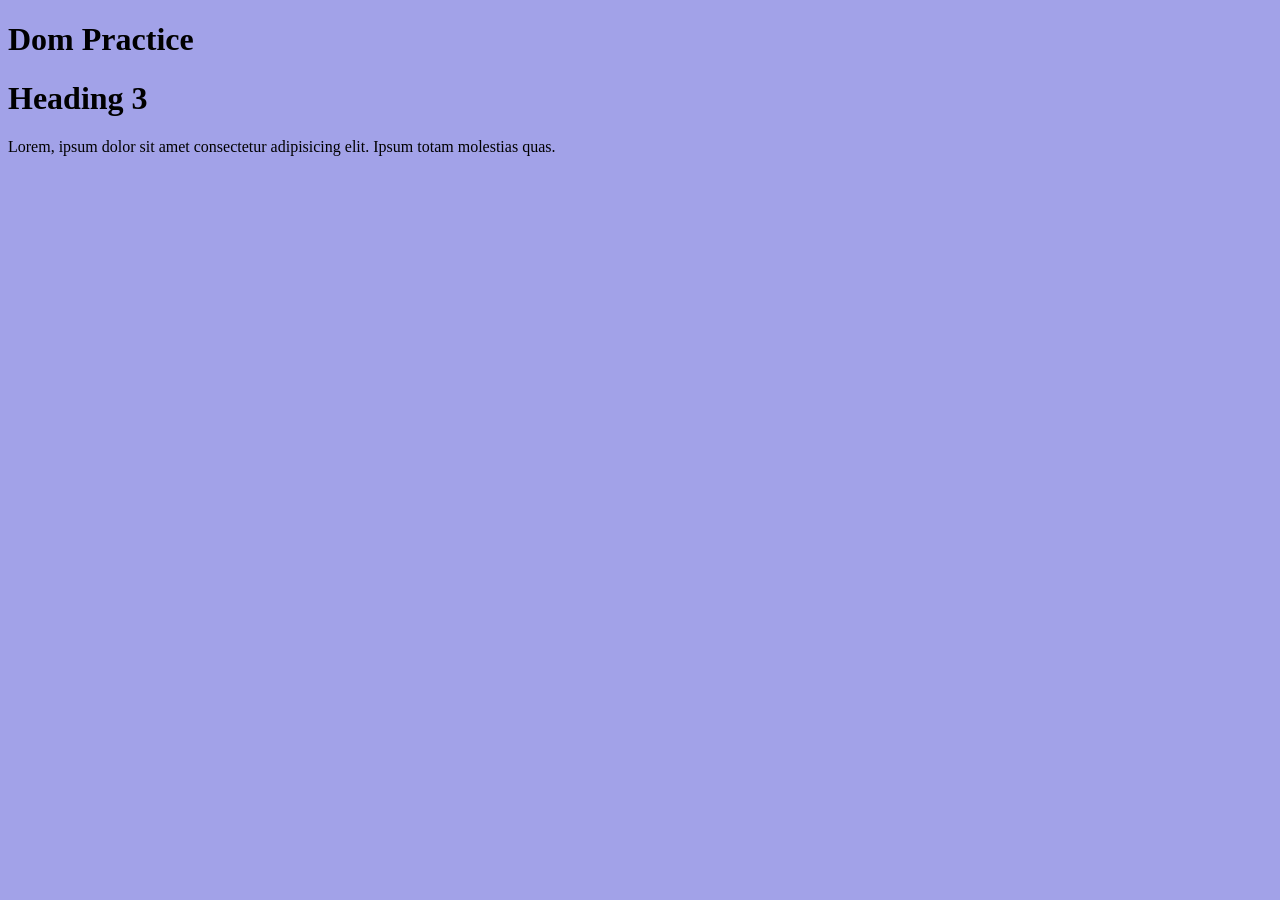
<file: 12-6-26/index.html>
<!DOCTYPE html>
<html lang="en">
<head>
    <title>Dom</title>
    <link rel="stylesheet" href="./style.css">
</head>
<body>
<h1>Dom Practice</h1>
<h1 class="heading2">Heading 2</h1>
<p>Lorem, ipsum dolor sit amet consectetur adipisicing elit. Ipsum totam molestias quas.</p>
    <script src="./apps.js"></script>
</body>
</html>
</file>
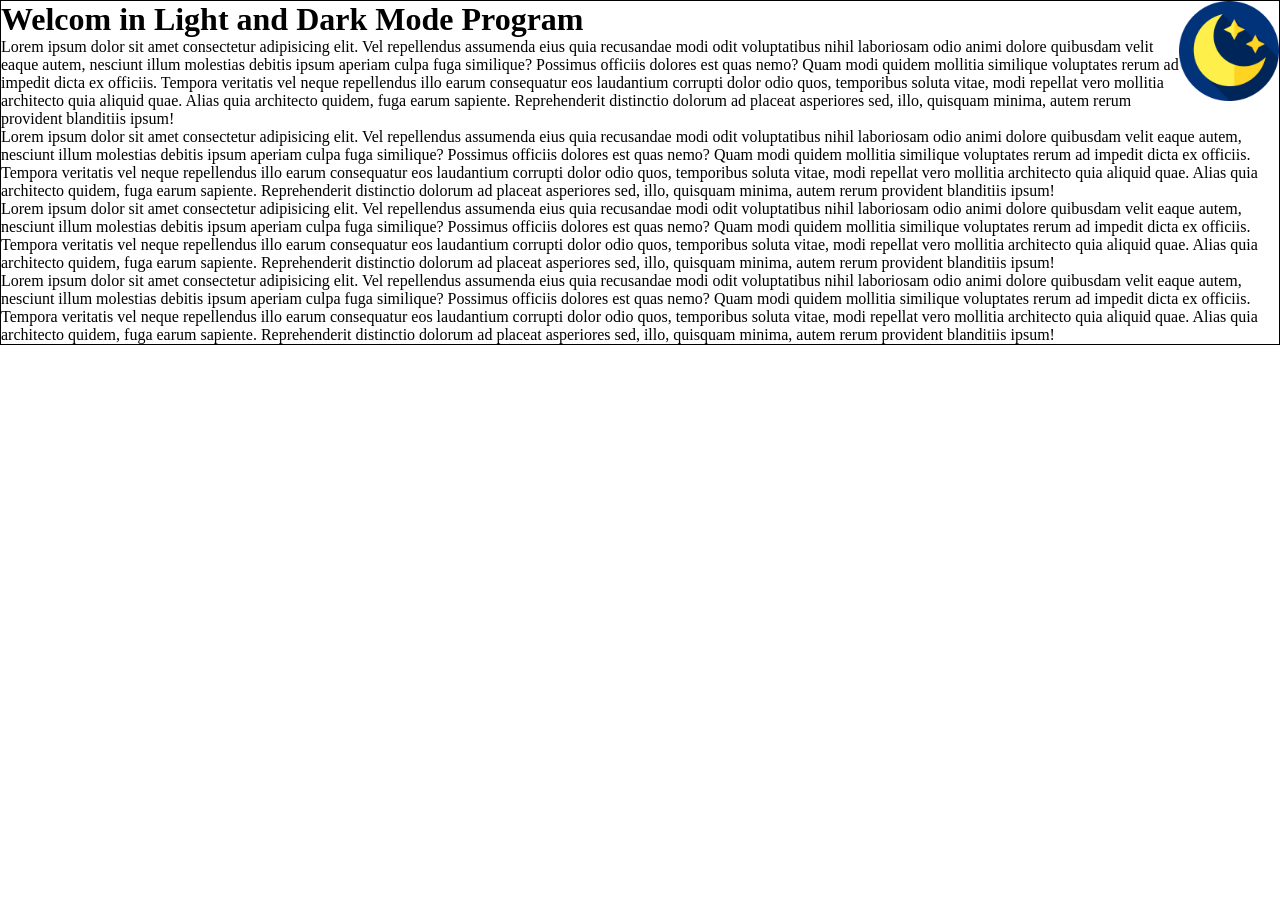
<file: Dom/index.html>
<!DOCTYPE html>
<html lang="en">

<head>
    <title>DOM</title>
    <link rel="stylesheet" href="./style.css">
</head>

<body>
    <div id="container">
        <img id="lightImg" src="./images/brightness.png" alt=""onclick="darkMode()">
        <img id="darkImg" src="./images/night-mode.png" alt=""onclick="lightMode()">
        <h1>Welcom in Light and Dark Mode Program</h1>
        <p>Lorem ipsum dolor sit amet consectetur adipisicing elit. Vel repellendus assumenda eius quia recusandae modi
            odit voluptatibus nihil laboriosam odio animi dolore quibusdam velit eaque autem, nesciunt illum molestias
            debitis ipsum aperiam culpa fuga similique? Possimus officiis dolores est quas nemo? Quam modi quidem
            mollitia similique voluptates rerum ad impedit dicta ex officiis. Tempora veritatis vel neque repellendus
            illo earum consequatur eos laudantium corrupti dolor odio quos, temporibus soluta vitae, modi repellat vero
            mollitia architecto quia aliquid quae. Alias quia architecto quidem, fuga earum sapiente. Reprehenderit
            distinctio dolorum ad placeat asperiores sed, illo, quisquam minima, autem rerum provident blanditiis ipsum!
        </p>
        <p>Lorem ipsum dolor sit amet consectetur adipisicing elit. Vel repellendus assumenda eius quia recusandae modi
            odit voluptatibus nihil laboriosam odio animi dolore quibusdam velit eaque autem, nesciunt illum molestias
            debitis ipsum aperiam culpa fuga similique? Possimus officiis dolores est quas nemo? Quam modi quidem
            mollitia similique voluptates rerum ad impedit dicta ex officiis. Tempora veritatis vel neque repellendus
            illo earum consequatur eos laudantium corrupti dolor odio quos, temporibus soluta vitae, modi repellat vero
            mollitia architecto quia aliquid quae. Alias quia architecto quidem, fuga earum sapiente. Reprehenderit
            distinctio dolorum ad placeat asperiores sed, illo, quisquam minima, autem rerum provident blanditiis ipsum!
        </p>

        <p>Lorem ipsum dolor sit amet consectetur adipisicing elit. Vel repellendus assumenda eius quia recusandae modi
            odit voluptatibus nihil laboriosam odio animi dolore quibusdam velit eaque autem, nesciunt illum molestias
            debitis ipsum aperiam culpa fuga similique? Possimus officiis dolores est quas nemo? Quam modi quidem
            mollitia similique voluptates rerum ad impedit dicta ex officiis. Tempora veritatis vel neque repellendus
            illo earum consequatur eos laudantium corrupti dolor odio quos, temporibus soluta vitae, modi repellat vero
            mollitia architecto quia aliquid quae. Alias quia architecto quidem, fuga earum sapiente. Reprehenderit
            distinctio dolorum ad placeat asperiores sed, illo, quisquam minima, autem rerum provident blanditiis ipsum!
        </p>

        <p>Lorem ipsum dolor sit amet consectetur adipisicing elit. Vel repellendus assumenda eius quia recusandae modi
            odit voluptatibus nihil laboriosam odio animi dolore quibusdam velit eaque autem, nesciunt illum molestias
            debitis ipsum aperiam culpa fuga similique? Possimus officiis dolores est quas nemo? Quam modi quidem
            mollitia similique voluptates rerum ad impedit dicta ex officiis. Tempora veritatis vel neque repellendus
            illo earum consequatur eos laudantium corrupti dolor odio quos, temporibus soluta vitae, modi repellat vero
            mollitia architecto quia aliquid quae. Alias quia architecto quidem, fuga earum sapiente. Reprehenderit
            distinctio dolorum ad placeat asperiores sed, illo, quisquam minima, autem rerum provident blanditiis ipsum!
        </p>
    </div>
    <script src="./app.js"></script>
</body>

</html>
</file>
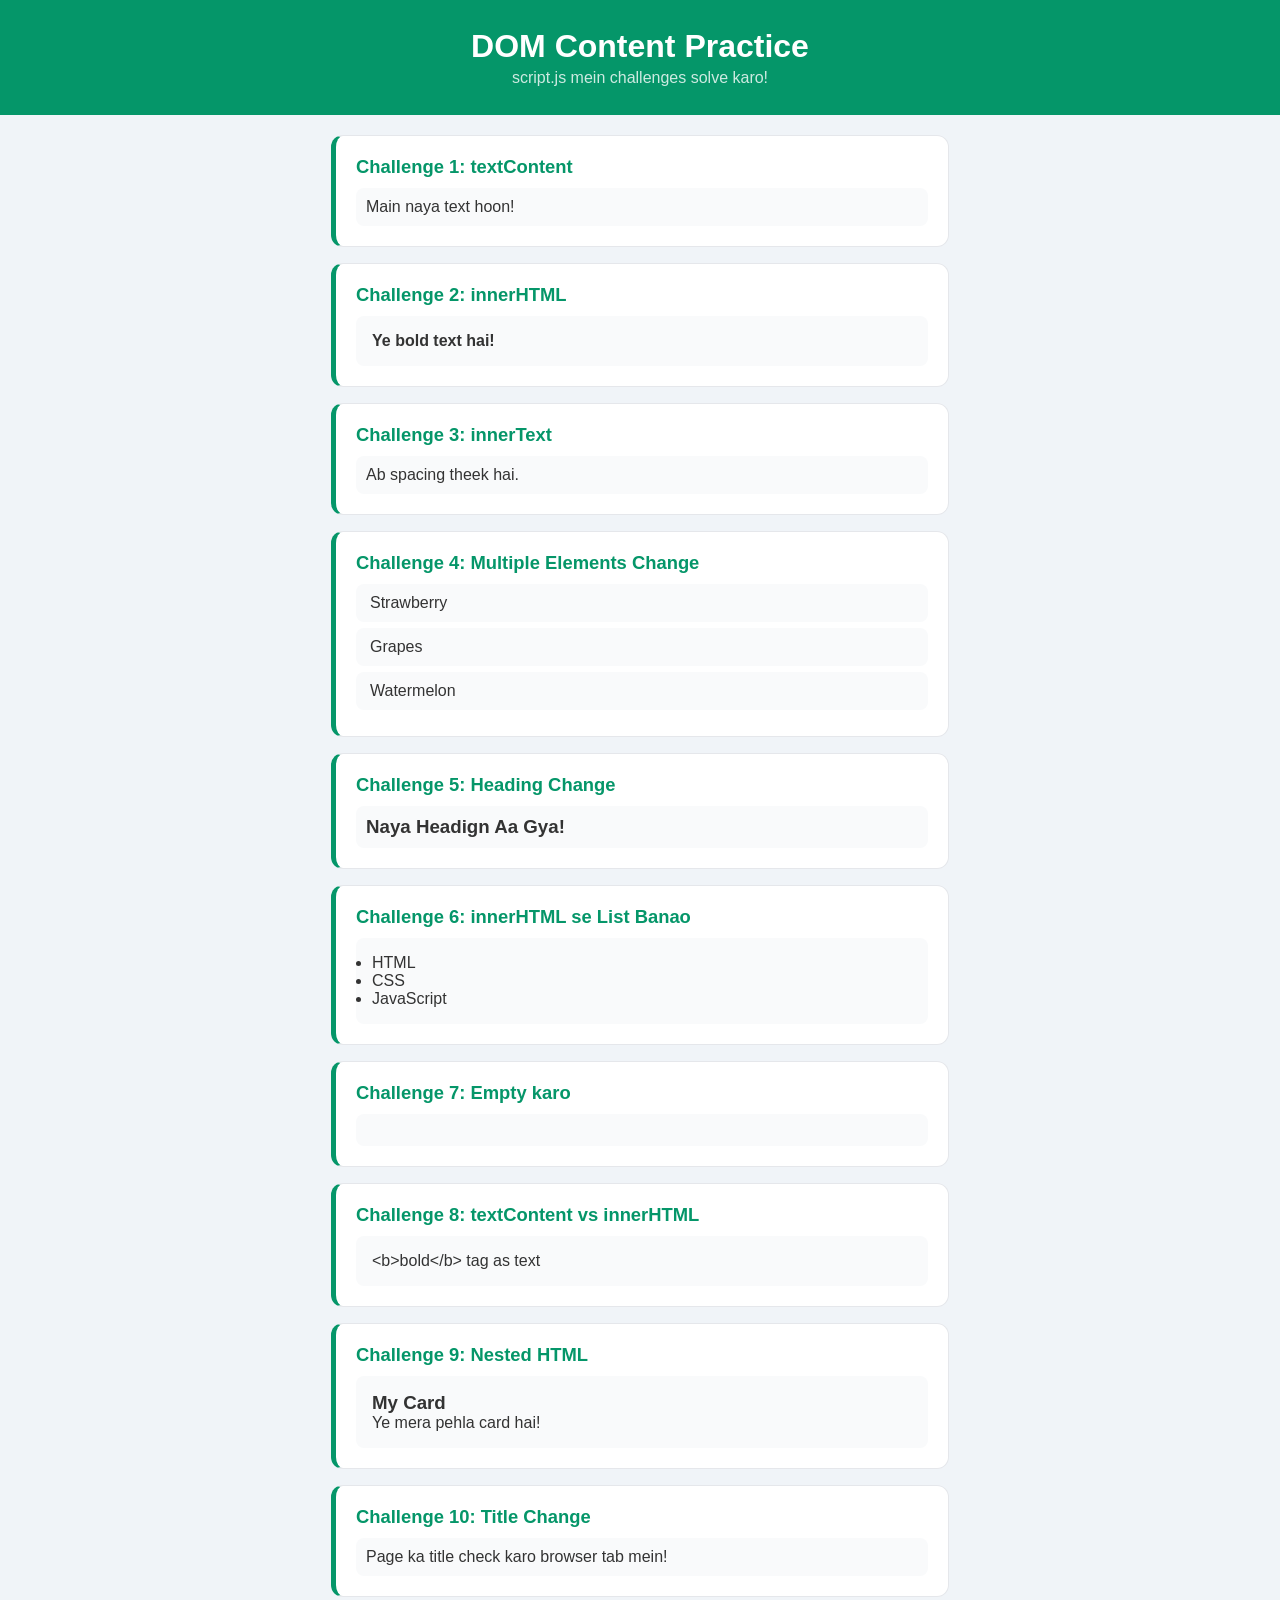
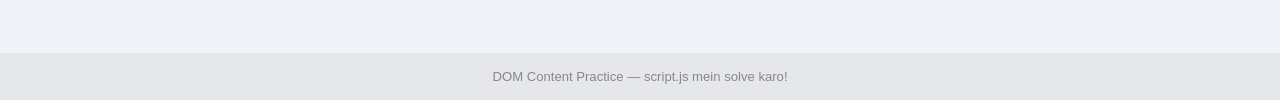
<file: Dom/dom-practice/02-content/index.html>
<!DOCTYPE html>
<html lang="en">
<head>
    <meta charset="UTF-8">
    <meta name="viewport" content="width=device-width, initial-scale=1.0">
    <title>DOM Content Challenges</title>
    <link rel="stylesheet" href="style.css">
</head>
<body>

    <header class="header">
        <h1>DOM Content Practice</h1>
        <p>script.js mein challenges solve karo!</p>
    </header>

    <div class="container">

        <!-- Challenge 1 -->
        <div class="challenge-box">
            <h2 class="challenge-title">Challenge 1: textContent</h2>
            <p id="text-1">Ye purana text hai.</p>
        </div>

        <!-- Challenge 2 -->
        <div class="challenge-box">
            <h2 class="challenge-title">Challenge 2: innerHTML</h2>
            <div id="html-1">Yahan bold text daalo innerHTML se.</div>
        </div>

        <!-- Challenge 3 -->
        <div class="challenge-box">
            <h2 class="challenge-title">Challenge 3: innerText</h2>
            <p id="text-2">Mera text      bahut    spacing    wala hai.</p>
        </div>

        <!-- Challenge 4 -->
        <div class="challenge-box">
            <h2 class="challenge-title">Challenge 4: Multiple Elements Change</h2>
            <ul id="fruit-list">
                <li class="fruit">Apple</li>
                <li class="fruit">Banana</li>
                <li class="fruit">Mango</li>
            </ul>
        </div>

        <!-- Challenge 5 -->
        <div class="challenge-box">
            <h2 class="challenge-title">Challenge 5: Heading Change</h2>
            <h3 id="heading-1">Ye heading change karo</h3>
        </div>

        <!-- Challenge 6 -->
        <div class="challenge-box">
            <h2 class="challenge-title">Challenge 6: innerHTML se List Banao</h2>
            <div id="list-container">Yahan ek list banao innerHTML se.</div>
        </div>

        <!-- Challenge 7 -->
        <div class="challenge-box">
            <h2 class="challenge-title">Challenge 7: Empty karo</h2>
            <div id="clear-me">Ye text hata do, box khali karo!</div>
        </div>

        <!-- Challenge 8 -->
        <div class="challenge-box">
            <h2 class="challenge-title">Challenge 8: textContent vs innerHTML</h2>
            <div id="safe-box">Yahan &lt;b&gt;bold&lt;/b&gt; tag as text dikhao (HTML render nahi hona chahiye).</div>
        </div>

        <!-- Challenge 9 -->
        <div class="challenge-box">
            <h2 class="challenge-title">Challenge 9: Nested HTML</h2>
            <div id="card-box">Yahan ek card banao innerHTML se (heading + paragraph).</div>
        </div>

        <!-- Challenge 10 -->
        <div class="challenge-box">
            <h2 class="challenge-title">Challenge 10: Title Change</h2>
            <p id="title-info">Page ka title check karo browser tab mein!</p>
        </div>

    </div>

    <footer class="footer">
        <p>DOM Content Practice — script.js mein solve karo!</p>
    </footer>

    <script src="script.js"></script>
</body>
</html>
</file>
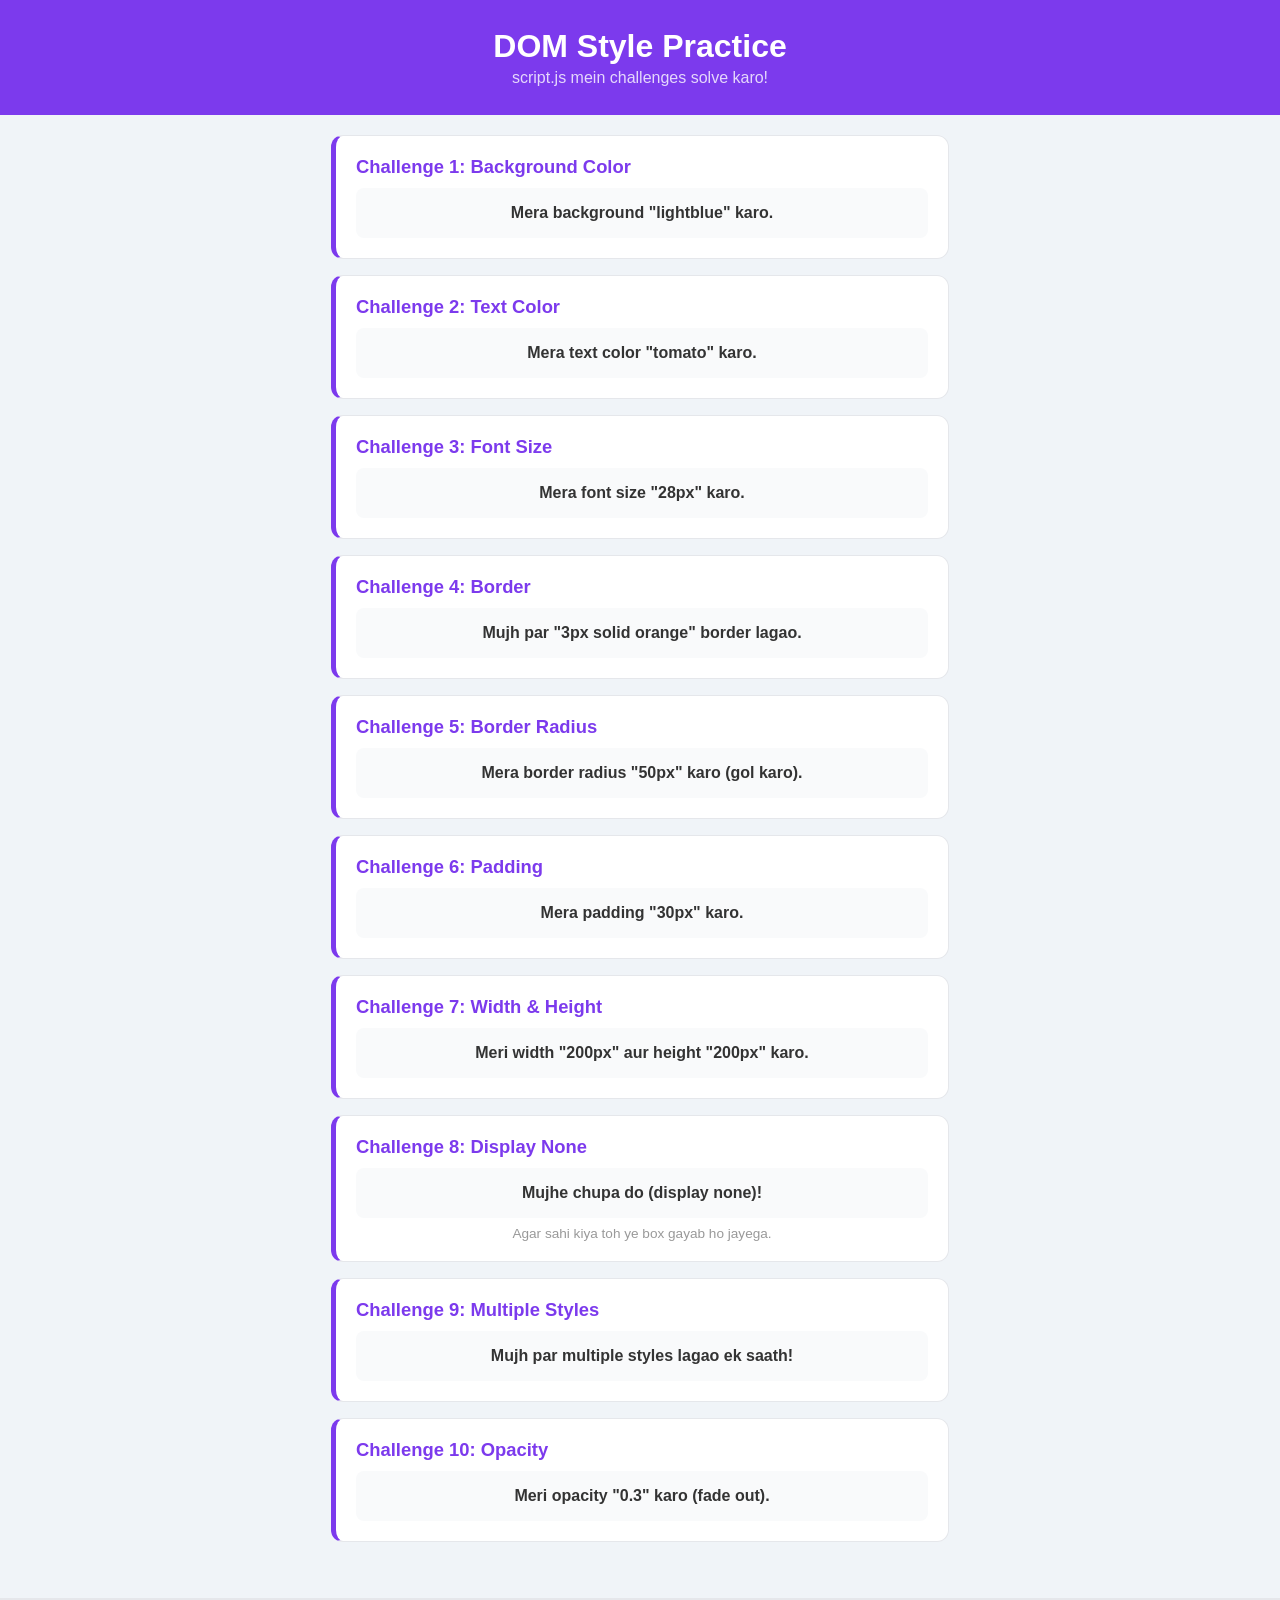
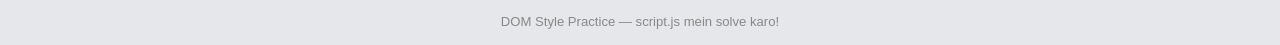
<file: Dom/dom-practice/04-style/index.html>
<!DOCTYPE html>
<html lang="en">
<head>
    <meta charset="UTF-8">
    <meta name="viewport" content="width=device-width, initial-scale=1.0">
    <title>DOM Style Challenges</title>
    <link rel="stylesheet" href="style.css">
</head>
<body>

    <header class="header">
        <h1>DOM Style Practice</h1>
        <p>script.js mein challenges solve karo!</p>
    </header>

    <div class="container">

        <!-- Challenge 1 -->
        <div class="challenge-box">
            <h2 class="challenge-title">Challenge 1: Background Color</h2>
            <div id="box-1" class="style-box">Mera background "lightblue" karo.</div>
        </div>

        <!-- Challenge 2 -->
        <div class="challenge-box">
            <h2 class="challenge-title">Challenge 2: Text Color</h2>
            <div id="box-2" class="style-box">Mera text color "tomato" karo.</div>
        </div>

        <!-- Challenge 3 -->
        <div class="challenge-box">
            <h2 class="challenge-title">Challenge 3: Font Size</h2>
            <div id="box-3" class="style-box">Mera font size "28px" karo.</div>
        </div>

        <!-- Challenge 4 -->
        <div class="challenge-box">
            <h2 class="challenge-title">Challenge 4: Border</h2>
            <div id="box-4" class="style-box">Mujh par "3px solid orange" border lagao.</div>
        </div>

        <!-- Challenge 5 -->
        <div class="challenge-box">
            <h2 class="challenge-title">Challenge 5: Border Radius</h2>
            <div id="box-5" class="style-box">Mera border radius "50px" karo (gol karo).</div>
        </div>

        <!-- Challenge 6 -->
        <div class="challenge-box">
            <h2 class="challenge-title">Challenge 6: Padding</h2>
            <div id="box-6" class="style-box">Mera padding "30px" karo.</div>
        </div>

        <!-- Challenge 7 -->
        <div class="challenge-box">
            <h2 class="challenge-title">Challenge 7: Width & Height</h2>
            <div id="box-7" class="style-box">Meri width "200px" aur height "200px" karo.</div>
        </div>

        <!-- Challenge 8 -->
        <div class="challenge-box">
            <h2 class="challenge-title">Challenge 8: Display None</h2>
            <div id="box-8" class="style-box">Mujhe chupa do (display none)!</div>
            <p class="hint-text">Agar sahi kiya toh ye box gayab ho jayega.</p>
        </div>

        <!-- Challenge 9 -->
        <div class="challenge-box">
            <h2 class="challenge-title">Challenge 9: Multiple Styles</h2>
            <div id="box-9" class="style-box">Mujh par multiple styles lagao ek saath!</div>
        </div>

        <!-- Challenge 10 -->
        <div class="challenge-box">
            <h2 class="challenge-title">Challenge 10: Opacity</h2>
            <div id="box-10" class="style-box">Meri opacity "0.3" karo (fade out).</div>
        </div>

    </div>

    <footer class="footer">
        <p>DOM Style Practice — script.js mein solve karo!</p>
    </footer>

    <script src="script.js"></script>
</body>
</html>
</file>
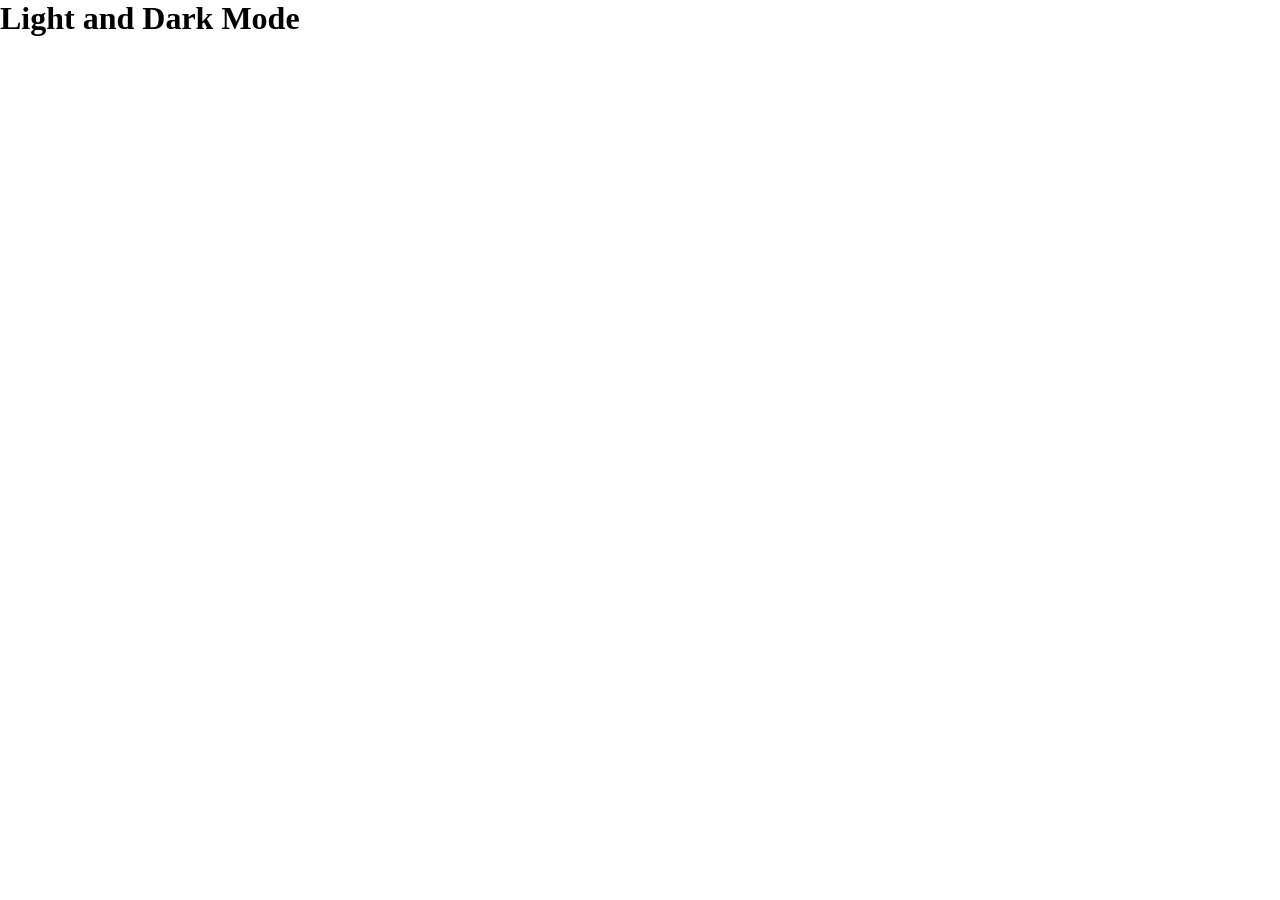
<file: js/june/Dom/13-6-26/index.html>
<!DOCTYPE html>
<html lang="en">
<head>
    <title>Dom</title>
    <link rel="stylesheet" href="./style.css">
</head>
<body>
    <h1>Light and Dark Mode</h1>
    <script src="./app.js"></script>
</body>
</html>
</file>
<file: 12-6-26/style.css>
body{
    background-color: rgb(162, 162, 232);
}
</file>
<file: Dom/style.css>
* {
    margin: 0;
    padding: 0;
    /* background-color: aliceblue; */
}
#container{
    /* width: 100vh; */
    border: 1px solid black;
}

#lightImg {
    width: 100px;
    float: right;
    display: none;
}

#darkImg {
    width: 100px;
    float: right;
}
img{
    cursor: pointer;
}
</file>
<file: Dom/dom-practice/02-content/style.css>
* {
    margin: 0;
    padding: 0;
    box-sizing: border-box;
}

body {
    font-family: 'Segoe UI', Tahoma, Geneva, Verdana, sans-serif;
    background: #f0f4f8;
    color: #333;
}

.header {
    background: #059669;
    color: white;
    text-align: center;
    padding: 28px 20px;
}

.header h1 {
    font-size: 2rem;
    font-weight: 700;
}

.header p {
    color: rgba(255,255,255,0.8);
    margin-top: 4px;
}

.container {
    max-width: 650px;
    margin: 0 auto;
    padding: 20px 16px 40px;
}

.challenge-box {
    background: white;
    border-radius: 12px;
    padding: 20px;
    margin-bottom: 16px;
    border: 1px solid #e5e7eb;
    border-left: 5px solid #059669;
}

.challenge-title {
    font-size: 1.15rem;
    font-weight: 700;
    color: #059669;
    margin-bottom: 10px;
}

#text-1, #text-2, #heading-1, #title-info {
    padding: 10px;
    background: #f9fafb;
    border-radius: 8px;
}

#html-1, #list-container, #clear-me, #safe-box, #card-box {
    padding: 16px;
    background: #f9fafb;
    border-radius: 8px;
    font-size: 1rem;
}

#fruit-list {
    list-style: none;
    padding: 0;
}

#fruit-list li {
    padding: 10px 14px;
    background: #f9fafb;
    border-radius: 8px;
    margin-bottom: 6px;
    font-weight: 500;
}

.footer {
    text-align: center;
    padding: 16px;
    background: #e5e7eb;
}

.footer p {
    color: #888;
    font-size: 0.82rem;
}
</file>
<file: Dom/dom-practice/04-style/style.css>
* {
    margin: 0;
    padding: 0;
    box-sizing: border-box;
}

body {
    font-family: 'Segoe UI', Tahoma, Geneva, Verdana, sans-serif;
    background: #f0f4f8;
    color: #333;
}

.header {
    background: #7c3aed;
    color: white;
    text-align: center;
    padding: 28px 20px;
}

.header h1 {
    font-size: 2rem;
    font-weight: 700;
}

.header p {
    color: rgba(255,255,255,0.8);
    margin-top: 4px;
}

.container {
    max-width: 650px;
    margin: 0 auto;
    padding: 20px 16px 40px;
}

.challenge-box {
    background: white;
    border-radius: 12px;
    padding: 20px;
    margin-bottom: 16px;
    border: 1px solid #e5e7eb;
    border-left: 5px solid #7c3aed;
}

.challenge-title {
    font-size: 1.15rem;
    font-weight: 700;
    color: #7c3aed;
    margin-bottom: 10px;
}

.style-box {
    padding: 16px;
    background: #f9fafb;
    border-radius: 8px;
    text-align: center;
    font-weight: 600;
    font-size: 1rem;
    transition: all 0.3s;
}

.hint-text {
    margin-top: 8px;
    font-size: 0.85rem;
    color: #999;
    text-align: center;
}

.footer {
    text-align: center;
    padding: 16px;
    background: #e5e7eb;
}

.footer p {
    color: #888;
    font-size: 0.82rem;
}
</file>
<file: js/june/Dom/13-6-26/style.css>
*{
    margin: 0;
    padding: 0;
}
</file>
